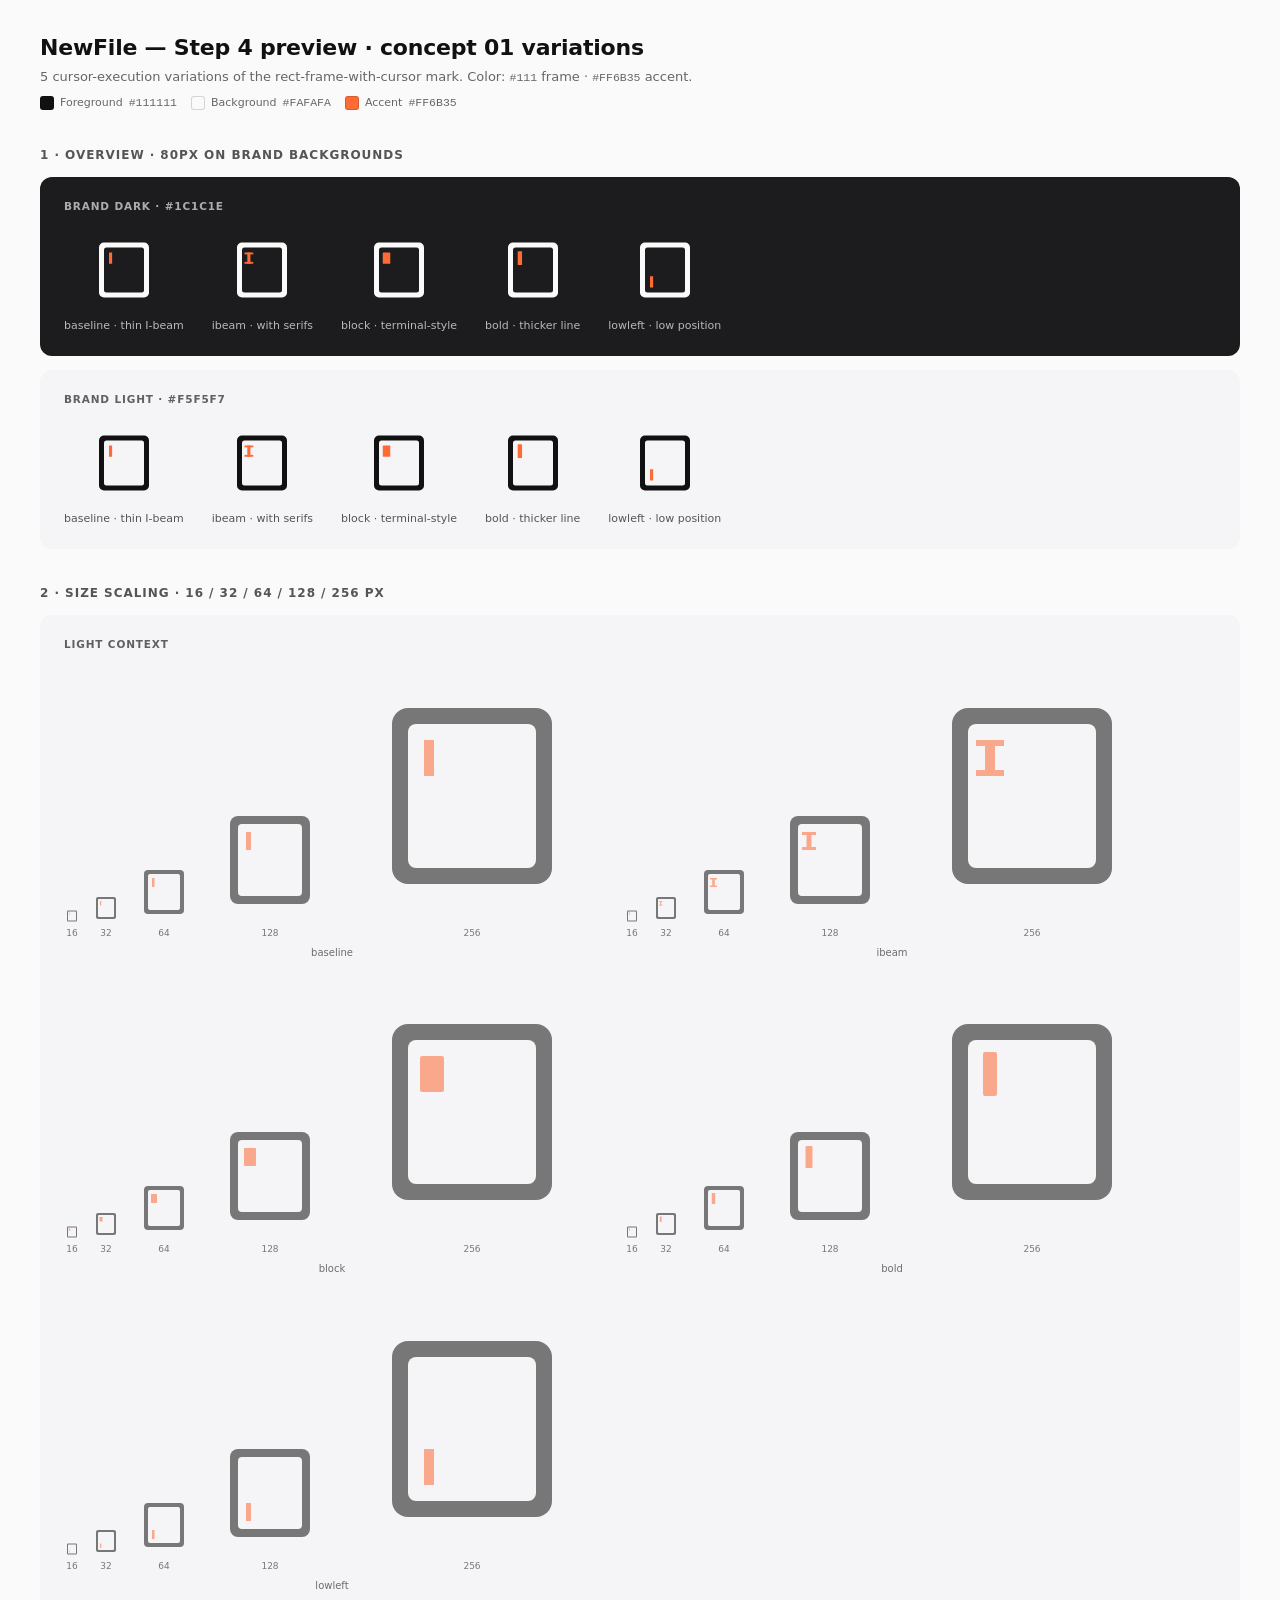
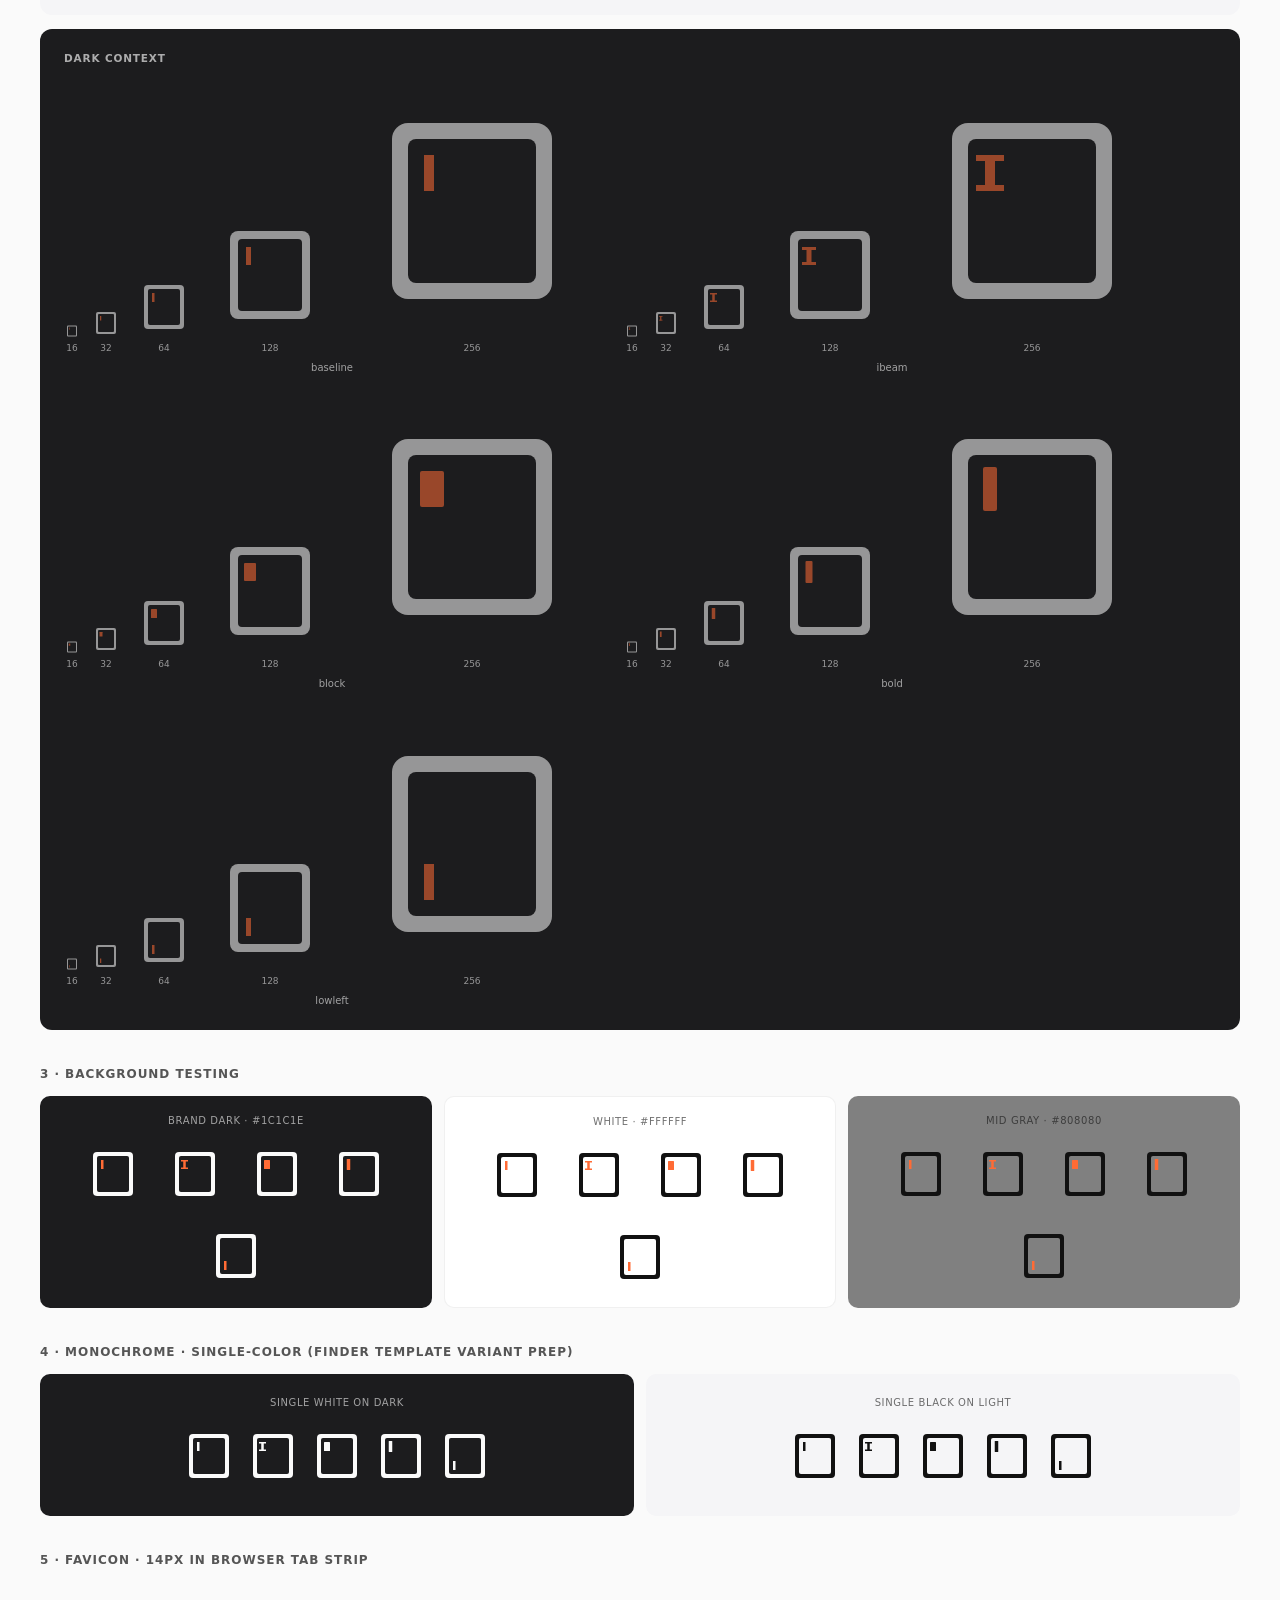
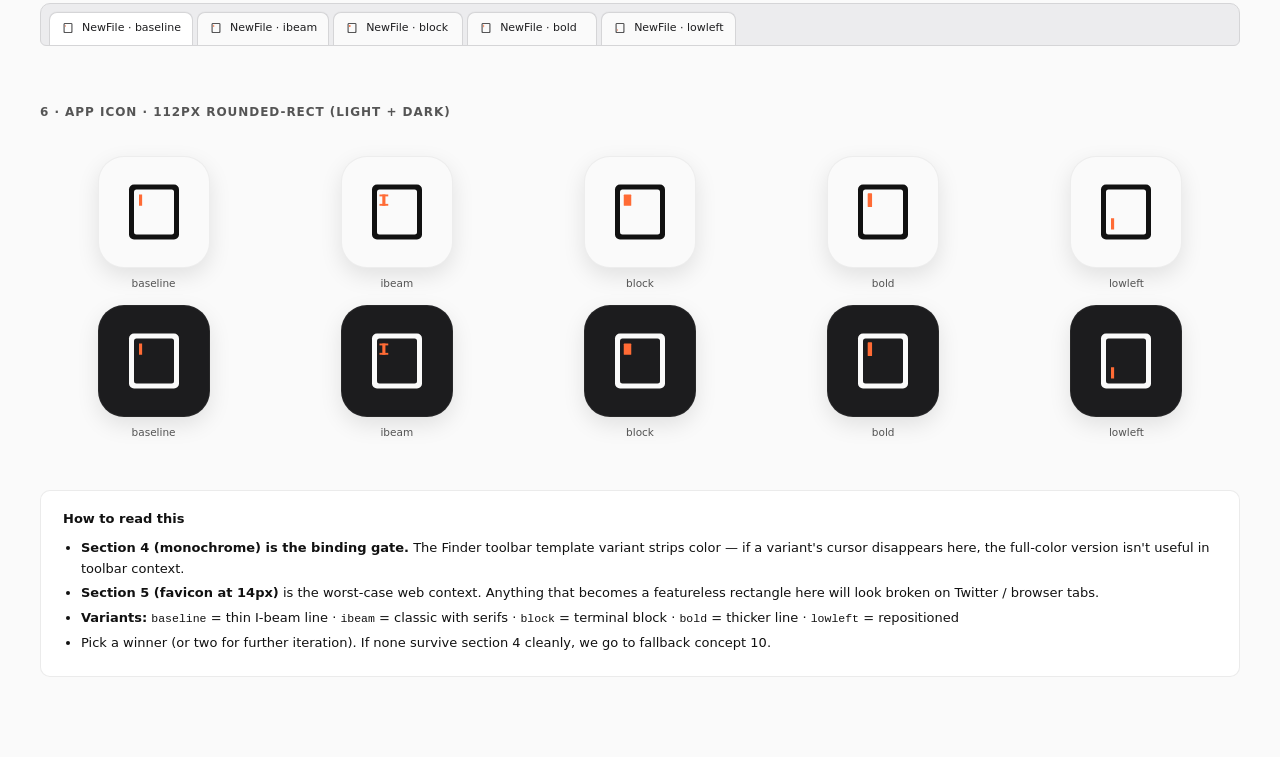
<file: brand/preview.html>
<!doctype html>
<html lang="en">
<head>
<meta charset="utf-8">
<title>NewFile — Step 4 preview · concept 01 variations</title>
<style>
  * { box-sizing: border-box; }
  html, body { margin: 0; padding: 0; }
  body {
    font: 13px/1.45 -apple-system, BlinkMacSystemFont, "SF Pro Text", system-ui, sans-serif;
    background: #FAFAFA;
    color: #111;
    padding: 32px 40px 80px;
  }
  h1 { font-size: 22px; margin: 0 0 4px; letter-spacing: -0.01em; }
  h2 {
    font-size: 12px; font-weight: 600; margin: 36px 0 12px;
    text-transform: uppercase; letter-spacing: 0.08em; color: #555;
  }
  .subtitle { color: #666; margin: 0 0 6px; }
  .meta {
    display: flex; gap: 14px; flex-wrap: wrap; margin: 8px 0 0;
    font-size: 11px; color: #666;
  }
  .meta span { display: inline-flex; align-items: center; gap: 6px; }
  .swatch { width: 14px; height: 14px; border-radius: 3px; border: 1px solid rgba(0,0,0,0.15); }

  .row {
    border-radius: 12px;
    padding: 22px 24px;
    margin: 0 0 14px;
  }
  .row-label {
    font-size: 10.5px; font-weight: 600; letter-spacing: 0.08em;
    text-transform: uppercase; opacity: 0.65; margin: 0 0 16px;
  }
  .bg-dark   { background: #1C1C1E; color: #FAFAFA; }
  .bg-darker { background: #0F0F10; color: #FAFAFA; }
  .bg-light  { background: #F5F5F7; color: #111; }
  .bg-white  { background: #FFFFFF; color: #111; border: 1px solid rgba(0,0,0,0.06); }
  .bg-gray   { background: #808080; color: #111; }

  /* Overview row — large concepts */
  .overview {
    display: flex; gap: 28px; align-items: center; flex-wrap: wrap;
  }
  .overview .item {
    display: flex; flex-direction: column; align-items: center; gap: 8px;
  }
  .overview .name {
    font-size: 11px; font-variant-numeric: tabular-nums;
    opacity: 0.7;
  }
  .overview svg { display: block; }

  /* Size scaling row */
  .scale-row {
    display: flex; gap: 24px; align-items: flex-end; flex-wrap: wrap;
  }
  .scale-col {
    display: flex; flex-direction: column; gap: 6px; align-items: center;
  }
  .scale-col .label {
    font-size: 10px; opacity: 0.6;
  }
  .scale-sizes {
    display: flex; gap: 10px; align-items: flex-end;
  }
  .scale-sizes .cell {
    display: flex; flex-direction: column; align-items: center; gap: 3px;
    font-size: 9px; opacity: 0.55;
  }

  /* Background testing — three columns */
  .bg-test {
    display: grid;
    grid-template-columns: repeat(3, 1fr);
    gap: 12px;
  }
  .bg-test .cell {
    border-radius: 10px;
    padding: 18px 16px;
    display: flex; flex-direction: column; align-items: center; gap: 14px;
  }
  .bg-test .cell .label {
    font-size: 10px; letter-spacing: 0.06em; text-transform: uppercase;
    opacity: 0.6;
  }
  .bg-test .row-of-marks {
    display: flex; gap: 18px; align-items: center; flex-wrap: wrap;
    justify-content: center;
  }

  /* Monochrome test */
  .mono-grid {
    display: grid;
    grid-template-columns: repeat(2, 1fr);
    gap: 12px;
  }
  .mono-grid .cell {
    border-radius: 10px; padding: 22px 16px;
    display: flex; flex-direction: column; align-items: center; gap: 14px;
  }
  .mono-grid .cell .label {
    font-size: 10px; letter-spacing: 0.06em; text-transform: uppercase; opacity: 0.6;
  }

  /* Favicon mock */
  .browser-strip {
    background: #ECECEE;
    border: 1px solid #D5D5D7;
    border-radius: 10px 10px 6px 6px;
    padding: 8px 8px 0;
    display: flex; gap: 4px;
  }
  .tab {
    background: #FAFAFA;
    border: 1px solid #D5D5D7;
    border-bottom: none;
    border-radius: 8px 8px 0 0;
    padding: 7px 11px 9px;
    display: inline-flex; align-items: center; gap: 7px;
    font-size: 11px;
    color: #1d1d1f;
    min-width: 130px;
    box-shadow: 0 -1px 0 rgba(0,0,0,0.02);
  }
  .tab.active { background: #FFFFFF; }
  .tab .favicon { width: 14px; height: 14px; flex: 0 0 14px; }
  .tab .title {
    overflow: hidden; text-overflow: ellipsis; white-space: nowrap;
    max-width: 110px;
  }

  /* App icon */
  .appicons {
    display: grid;
    grid-template-columns: repeat(5, 1fr);
    gap: 16px;
  }
  .appicon-cell {
    display: flex; flex-direction: column; align-items: center; gap: 8px;
  }
  .appicon-cell .name { font-size: 10.5px; opacity: 0.7; }
  .app-icon-frame {
    width: 112px; height: 112px;
    border-radius: 26px;
    display: flex; align-items: center; justify-content: center;
    box-shadow: 0 8px 22px rgba(0,0,0,0.10);
  }
  .app-icon-light {
    background: #FAFAFA;
    color: #111;
    border: 1px solid rgba(0,0,0,0.05);
  }
  .app-icon-dark {
    background: #1C1C1E;
    color: #FAFAFA;
    border: 1px solid rgba(255,255,255,0.05);
  }

  /* Sizing helpers */
  .s16 { width: 16px; height: 16px; }
  .s24 { width: 24px; height: 24px; }
  .s32 { width: 32px; height: 32px; }
  .s48 { width: 48px; height: 48px; }
  .s64 { width: 64px; height: 64px; }
  .s80 { width: 80px; height: 80px; }
  .s96 { width: 96px; height: 96px; }
  .s128 { width: 128px; height: 128px; }
  .s256 { width: 256px; height: 256px; }
  span.svg-host { display: inline-block; line-height: 0; }
  span.svg-host svg { width: 100%; height: 100%; }

  .footer-notes {
    margin-top: 28px;
    padding: 18px 22px;
    background: #fff;
    border: 1px solid rgba(0,0,0,0.08);
    border-radius: 10px;
    line-height: 1.6;
  }
  .footer-notes h3 { margin: 0 0 8px; font-size: 13px; }
  .footer-notes ul { margin: 0; padding-left: 18px; }
  .footer-notes li { margin: 4px 0; }
  code { font-family: "SF Mono", ui-monospace, Menlo, monospace; font-size: 11.5px; }
</style>
</head>
<body>

<h1>NewFile — Step 4 preview · concept 01 variations</h1>
<p class="subtitle">5 cursor-execution variations of the rect-frame-with-cursor mark. Color: <code>#111</code> frame · <code>#FF6B35</code> accent.</p>
<div class="meta">
  <span><span class="swatch" style="background:#111"></span>Foreground <code>#111111</code></span>
  <span><span class="swatch" style="background:#FAFAFA"></span>Background <code>#FAFAFA</code></span>
  <span><span class="swatch" style="background:#FF6B35"></span>Accent <code>#FF6B35</code></span>
</div>

<!-- 1. Overview Grid -->
<h2>1 · Overview · 80px on brand backgrounds</h2>
<div class="row bg-dark">
  <div class="row-label">Brand dark · #1C1C1E</div>
  <div class="overview" id="overview-dark"></div>
</div>
<div class="row bg-light">
  <div class="row-label">Brand light · #F5F5F7</div>
  <div class="overview" id="overview-light"></div>
</div>

<!-- 2. Size Scaling -->
<h2>2 · Size scaling · 16 / 32 / 64 / 128 / 256 px</h2>
<div class="row bg-light">
  <div class="row-label">Light context</div>
  <div class="scale-row" id="scale-light"></div>
</div>
<div class="row bg-dark">
  <div class="row-label">Dark context</div>
  <div class="scale-row" id="scale-dark"></div>
</div>

<!-- 3. Background Testing -->
<h2>3 · Background testing</h2>
<div class="bg-test">
  <div class="cell bg-dark">
    <span class="label">Brand dark · #1C1C1E</span>
    <div class="row-of-marks" id="bg-test-dark"></div>
  </div>
  <div class="cell bg-white">
    <span class="label">White · #FFFFFF</span>
    <div class="row-of-marks" id="bg-test-white"></div>
  </div>
  <div class="cell bg-gray">
    <span class="label">Mid gray · #808080</span>
    <div class="row-of-marks" id="bg-test-gray"></div>
  </div>
</div>

<!-- 4. Monochrome test -->
<h2>4 · Monochrome · single-color (Finder template variant prep)</h2>
<div class="mono-grid">
  <div class="cell bg-dark">
    <span class="label">Single white on dark</span>
    <div class="row-of-marks" id="mono-white"></div>
  </div>
  <div class="cell bg-light">
    <span class="label">Single black on light</span>
    <div class="row-of-marks" id="mono-dark"></div>
  </div>
</div>

<!-- 5. Favicon mock -->
<h2>5 · Favicon · 14px in browser tab strip</h2>
<div class="row" style="background:transparent;padding-left:0;padding-right:0">
  <div class="browser-strip" id="favicon-tabs"></div>
</div>

<!-- 6. App icon mock -->
<h2>6 · App icon · 112px rounded-rect (light + dark)</h2>
<div class="row" style="background:transparent;padding-left:0;padding-right:0">
  <div class="appicons" id="appicons-light"></div>
  <div style="height:14px"></div>
  <div class="appicons" id="appicons-dark"></div>
</div>

<div class="footer-notes">
  <h3>How to read this</h3>
  <ul>
    <li><b>Section 4 (monochrome) is the binding gate.</b> The Finder toolbar template variant strips color — if a variant's cursor disappears here, the full-color version isn't useful in toolbar context.</li>
    <li><b>Section 5 (favicon at 14px)</b> is the worst-case web context. Anything that becomes a featureless rectangle here will look broken on Twitter / browser tabs.</li>
    <li><b>Variants:</b> <code>baseline</code> = thin I-beam line · <code>ibeam</code> = classic with serifs · <code>block</code> = terminal block · <code>bold</code> = thicker line · <code>lowleft</code> = repositioned</li>
    <li>Pick a winner (or two for further iteration). If none survive section 4 cleanly, we go to fallback concept 10.</li>
  </ul>
</div>

<script>
  // Color SVG strings (cursor in #FF6B35, frame in currentColor).
  // Mono SVG strings (cursor and frame both in currentColor — for template variant simulation).
  const VARIANTS = [
    { id: 'baseline', name: 'baseline · thin I-beam' },
    { id: 'ibeam',    name: 'ibeam · with serifs' },
    { id: 'block',    name: 'block · terminal-style' },
    { id: 'bold',     name: 'bold · thicker line' },
    { id: 'lowleft',  name: 'lowleft · low position' },
  ];

  const FRAME = `<mask id="__MID__"><rect width="64" height="64" fill="#000"/><rect x="12" y="10" width="40" height="44" rx="4" fill="#fff"/><rect x="16" y="14" width="32" height="36" rx="2" fill="#000"/></mask><rect width="64" height="64" fill="currentColor" mask="url(#__MID__)"/>`;

  // cursor SVG fragments per variant (color version uses #FF6B35; mono uses currentColor)
  const CURSORS = {
    baseline: (fill) => `<rect x="20" y="18" width="2.5" height="9" fill="${fill}"/>`,
    ibeam:    (fill) => `<g fill="${fill}"><rect x="20.25" y="18" width="2.5" height="9"/><rect x="18" y="18" width="7" height="1.5"/><rect x="18" y="25.5" width="7" height="1.5"/></g>`,
    block:    (fill) => `<rect x="19" y="18" width="6" height="9" rx="0.5" fill="${fill}"/>`,
    bold:     (fill) => `<rect x="19.75" y="17" width="3.5" height="11" rx="0.5" fill="${fill}"/>`,
    lowleft:  (fill) => `<rect x="20" y="37" width="2.5" height="9" fill="${fill}"/>`,
  };

  let _maskCounter = 0;
  function svgFor(id, mono) {
    const mid = `m_${id}_${_maskCounter++}`;
    const cursorFill = mono ? 'currentColor' : '#FF6B35';
    const frame = FRAME.replaceAll('__MID__', mid);
    const cursor = CURSORS[id](cursorFill);
    return `<svg xmlns="http://www.w3.org/2000/svg" viewBox="0 0 64 64">${frame}${cursor}</svg>`;
  }

  function host(svgStr, sizeClass) {
    const span = document.createElement('span');
    span.className = 'svg-host ' + sizeClass;
    span.innerHTML = svgStr;
    const svg = span.querySelector('svg');
    if (svg) svg.setAttribute('preserveAspectRatio', 'xMidYMid meet');
    return span;
  }

  /* 1. Overview */
  function overview(parentId) {
    const parent = document.getElementById(parentId);
    for (const v of VARIANTS) {
      const item = document.createElement('div');
      item.className = 'item';
      item.appendChild(host(svgFor(v.id, false), 's80'));
      const name = document.createElement('span');
      name.className = 'name';
      name.textContent = v.name;
      item.appendChild(name);
      parent.appendChild(item);
    }
  }

  /* 2. Size scaling */
  function scale(parentId) {
    const parent = document.getElementById(parentId);
    for (const v of VARIANTS) {
      const col = document.createElement('div');
      col.className = 'scale-col';
      const sizes = document.createElement('div');
      sizes.className = 'scale-sizes';
      for (const [s, lbl] of [['s16','16'], ['s32','32'], ['s64','64'], ['s128','128'], ['s256','256']]) {
        const cell = document.createElement('div');
        cell.className = 'cell';
        cell.appendChild(host(svgFor(v.id, false), s));
        const t = document.createElement('span');
        t.textContent = lbl;
        cell.appendChild(t);
        sizes.appendChild(cell);
      }
      col.appendChild(sizes);
      const lab = document.createElement('span');
      lab.className = 'label';
      lab.textContent = v.id;
      col.appendChild(lab);
      parent.appendChild(col);
    }
  }

  /* 3. Background testing */
  function bgTest(parentId, mono) {
    const parent = document.getElementById(parentId);
    for (const v of VARIANTS) {
      parent.appendChild(host(svgFor(v.id, mono), 's64'));
    }
  }

  /* 4. Monochrome */
  function mono(parentId) {
    const parent = document.getElementById(parentId);
    for (const v of VARIANTS) {
      parent.appendChild(host(svgFor(v.id, true), 's64'));
    }
  }

  /* 5. Favicon mock — render at 14px inside tabs */
  function faviconTabs() {
    const parent = document.getElementById('favicon-tabs');
    for (let i = 0; i < VARIANTS.length; i++) {
      const v = VARIANTS[i];
      const tab = document.createElement('span');
      tab.className = 'tab' + (i === 0 ? ' active' : '');
      const fav = host(svgFor(v.id, false), '');
      fav.classList.add('favicon');
      fav.style.width = '14px';
      fav.style.height = '14px';
      tab.appendChild(fav);
      const title = document.createElement('span');
      title.className = 'title';
      title.textContent = `NewFile · ${v.id}`;
      tab.appendChild(title);
      parent.appendChild(tab);
    }
  }

  /* 6. App icon mock */
  function appIcons(parentId, isDark) {
    const parent = document.getElementById(parentId);
    for (const v of VARIANTS) {
      const cell = document.createElement('div');
      cell.className = 'appicon-cell';
      const frame = document.createElement('div');
      frame.className = 'app-icon-frame ' + (isDark ? 'app-icon-dark' : 'app-icon-light');
      const svg = host(svgFor(v.id, false), 's80');
      frame.appendChild(svg);
      cell.appendChild(frame);
      const n = document.createElement('span');
      n.className = 'name';
      n.textContent = v.id;
      cell.appendChild(n);
      parent.appendChild(cell);
    }
  }

  overview('overview-dark');
  overview('overview-light');
  scale('scale-light');
  scale('scale-dark');
  bgTest('bg-test-dark', false);
  bgTest('bg-test-white', false);
  bgTest('bg-test-gray', false);
  mono('mono-white');
  mono('mono-dark');
  faviconTabs();
  appIcons('appicons-light', false);
  appIcons('appicons-dark', true);
</script>

</body>
</html>
</file>
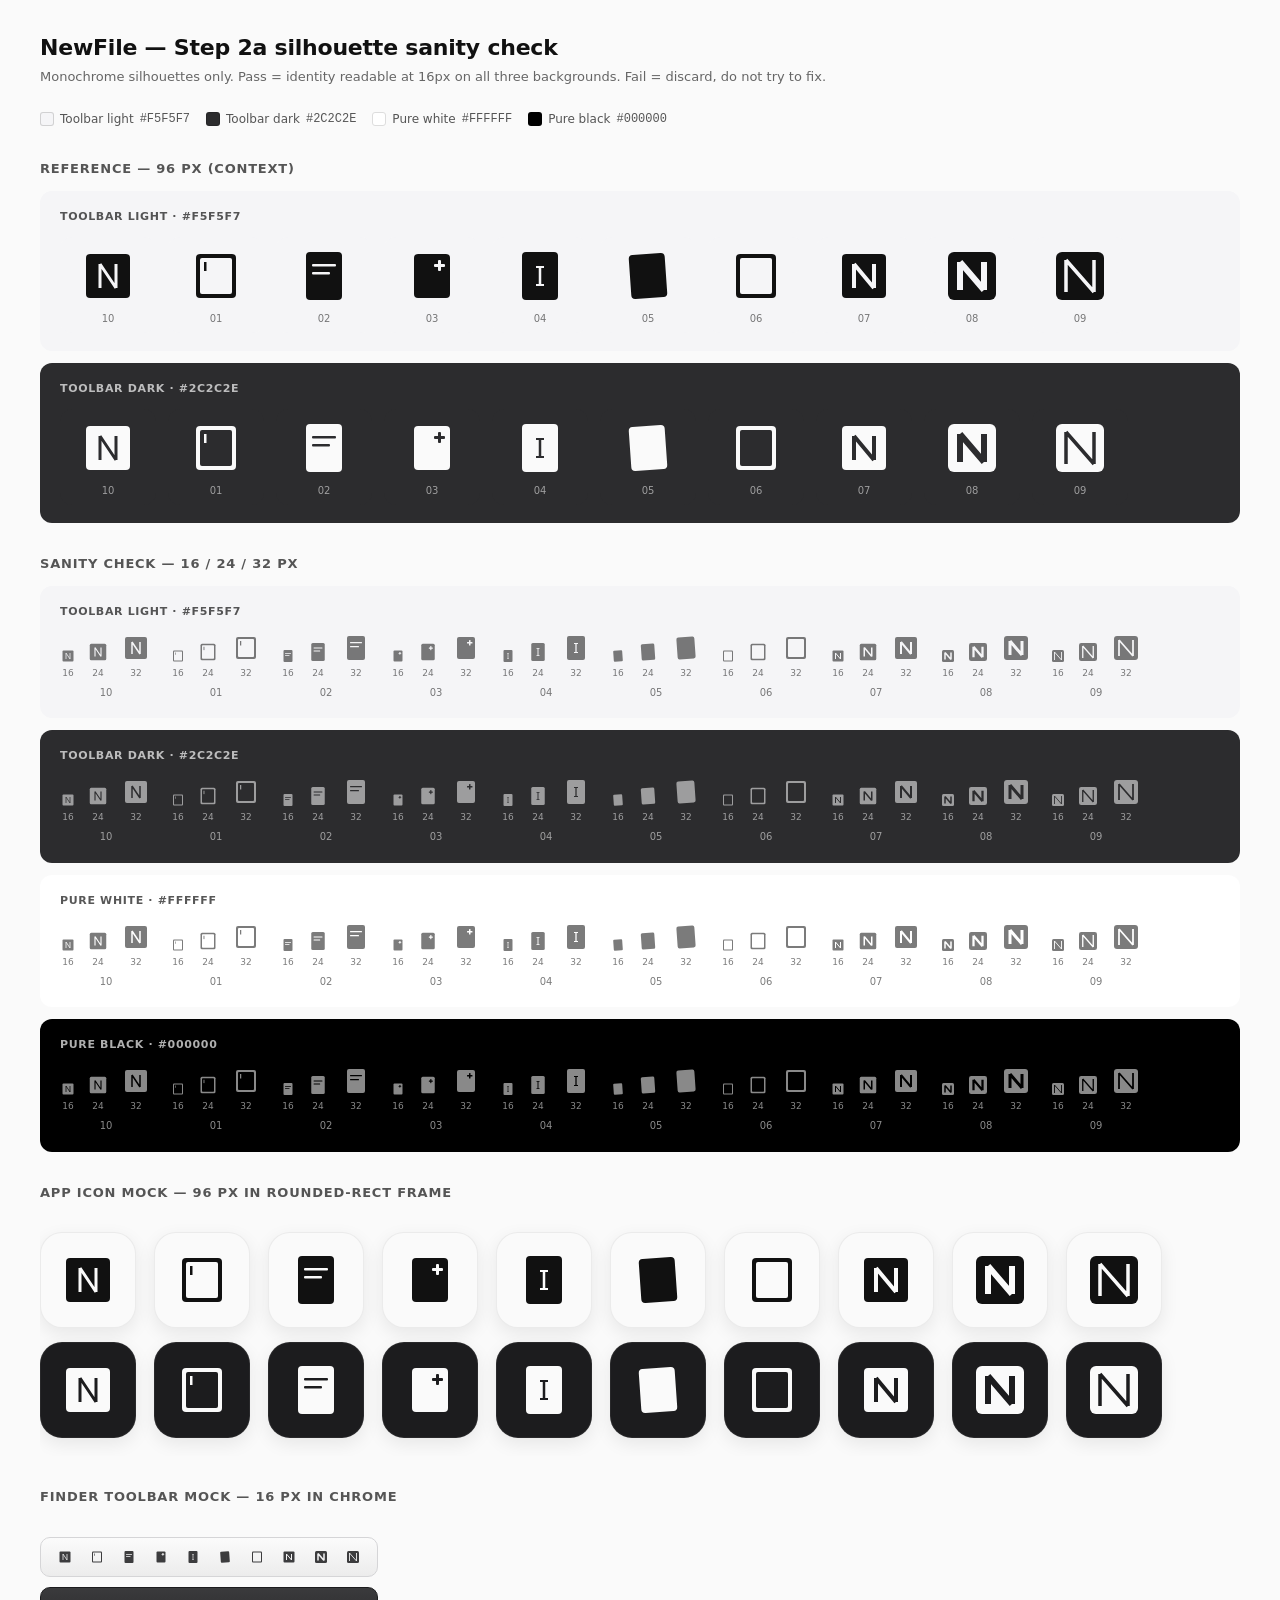
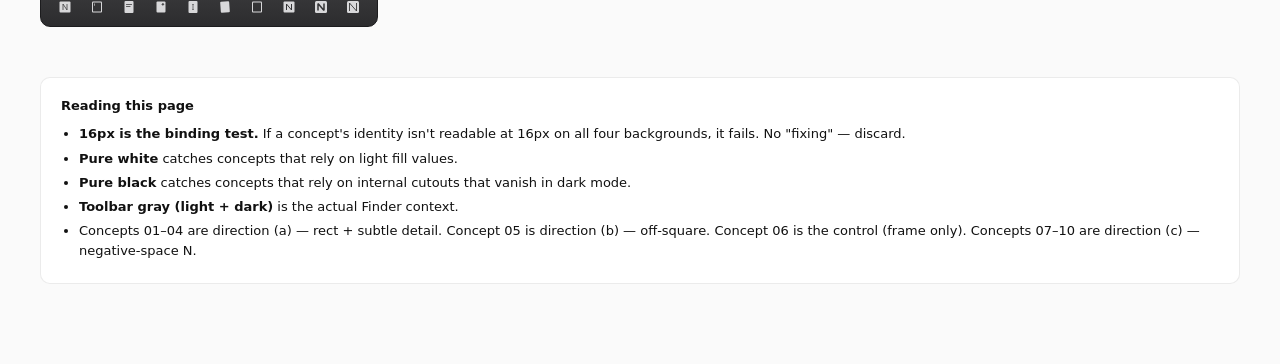
<file: brand/template-check.html>
<!doctype html>
<html lang="en">
<head>
<meta charset="utf-8">
<title>NewFile — Step 2a Silhouette Sanity Check</title>
<style>
  * { box-sizing: border-box; }
  html, body { margin: 0; padding: 0; }
  body {
    font: 13px/1.45 -apple-system, BlinkMacSystemFont, "SF Pro Text", system-ui, sans-serif;
    background: #FAFAFA;
    color: #111;
    padding: 32px 40px 80px;
  }
  h1 { font-size: 22px; margin: 0 0 4px; letter-spacing: -0.01em; }
  h2 { font-size: 13px; font-weight: 600; margin: 32px 0 12px; text-transform: uppercase; letter-spacing: 0.06em; color: #555; }
  .subtitle { color: #666; margin: 0 0 24px; }
  .legend { display: flex; gap: 16px; flex-wrap: wrap; margin: 0 0 16px; font-size: 12px; color: #555; }
  .legend span { display: inline-flex; align-items: center; gap: 6px; }
  .swatch { width: 14px; height: 14px; border-radius: 3px; border: 1px solid rgba(0,0,0,0.15); }

  /* Backgrounds for the test rows */
  .bg-toolbar-light { background: #F5F5F7; color: #111; }
  .bg-toolbar-dark  { background: #2C2C2E; color: #FAFAFA; }
  .bg-white         { background: #FFFFFF; color: #111; }
  .bg-black         { background: #000000; color: #FAFAFA; }

  /* Concept grid: rows = backgrounds, columns = concepts at three sizes */
  .row {
    border-radius: 12px;
    padding: 18px 20px;
    margin: 0 0 12px;
    overflow-x: auto;
  }
  .row-label { font-size: 11px; font-weight: 600; letter-spacing: 0.06em; text-transform: uppercase; opacity: 0.7; margin: 0 0 12px; }
  .concept-row { display: flex; gap: 18px; align-items: flex-end; }
  .concept {
    display: flex; flex-direction: column; align-items: center; gap: 6px;
    flex: 0 0 auto;
  }
  .concept .num { font-size: 10px; opacity: 0.55; font-variant-numeric: tabular-nums; }
  .sizes { display: flex; gap: 10px; align-items: flex-end; }
  .sizes .swatch-cell {
    display: flex; flex-direction: column; align-items: center; gap: 3px;
    font-size: 9px; opacity: 0.55;
  }

  /* Reference (64px) row — for context */
  .ref-row { display: flex; gap: 12px; flex-wrap: wrap; }
  .ref-cell {
    width: 96px; height: 96px;
    border-radius: 12px;
    display: flex; align-items: center; justify-content: center;
    flex-direction: column; gap: 4px;
    font-size: 10px;
  }
  .ref-cell .num { opacity: 0.55; }

  /* App-icon mock */
  .app-icon-grid { display: flex; gap: 18px; flex-wrap: wrap; }
  .app-icon {
    width: 96px; height: 96px;
    background: #FAFAFA;
    border-radius: 22px;
    border: 1px solid rgba(0,0,0,0.06);
    box-shadow: 0 6px 18px rgba(0,0,0,0.08);
    display: flex; align-items: center; justify-content: center;
    color: #111;
  }
  .app-icon-dark {
    background: #1C1C1E; color: #FAFAFA;
    border: 1px solid rgba(255,255,255,0.06);
  }

  /* Toolbar mock */
  .toolbar {
    display: flex; align-items: center; gap: 4px;
    background: linear-gradient(#FBFBFB, #ECECEC);
    border: 1px solid #D5D5D7;
    padding: 8px 10px;
    border-radius: 10px;
    color: #1d1d1f;
  }
  .toolbar-dark {
    background: linear-gradient(#3A3A3C, #2C2C2E);
    border: 1px solid #1C1C1E;
    color: #F5F5F7;
  }
  .tb-btn {
    display: inline-flex; align-items: center; justify-content: center;
    width: 28px; height: 22px;
    border-radius: 5px;
    opacity: 0.85;
  }
  .tb-btn:hover { opacity: 1; background: rgba(0,0,0,0.06); }
  .toolbar-dark .tb-btn:hover { background: rgba(255,255,255,0.08); }

  /* SVG sizing utility — fed by CSS color */
  .s16 { width: 16px; height: 16px; }
  .s24 { width: 24px; height: 24px; }
  .s32 { width: 32px; height: 32px; }
  .s64 { width: 64px; height: 64px; }
  .s96 { width: 96px; height: 96px; }
  svg { display: block; }

  .notes {
    margin-top: 32px;
    padding: 18px 20px;
    background: #fff;
    border: 1px solid rgba(0,0,0,0.08);
    border-radius: 10px;
    line-height: 1.55;
  }
  .notes h3 { margin: 0 0 8px; font-size: 13px; }
  .notes ul { margin: 0; padding-left: 18px; }
  .notes li { margin: 4px 0; }
</style>
</head>
<body>
<h1>NewFile — Step 2a silhouette sanity check</h1>
<p class="subtitle">Monochrome silhouettes only. Pass = identity readable at 16px on all three backgrounds. Fail = discard, do not try to fix.</p>

<div class="legend">
  <span><span class="swatch" style="background:#F5F5F7"></span> Toolbar light <code>#F5F5F7</code></span>
  <span><span class="swatch" style="background:#2C2C2E"></span> Toolbar dark <code>#2C2C2E</code></span>
  <span><span class="swatch" style="background:#FFF;border:1px solid #ddd"></span> Pure white <code>#FFFFFF</code></span>
  <span><span class="swatch" style="background:#000"></span> Pure black <code>#000000</code></span>
</div>

<!-- Reference row: large (96px) renders on dark + light, for context -->
<h2>Reference — 96 px (context)</h2>
<div class="row bg-toolbar-light">
  <div class="row-label">Toolbar light · #F5F5F7</div>
  <div class="ref-row" id="ref-light"></div>
</div>
<div class="row bg-toolbar-dark">
  <div class="row-label">Toolbar dark · #2C2C2E</div>
  <div class="ref-row" id="ref-dark"></div>
</div>

<!-- The test grids — small sizes on each of four backgrounds -->
<h2>Sanity check — 16 / 24 / 32 px</h2>

<div class="row bg-toolbar-light">
  <div class="row-label">Toolbar light · #F5F5F7</div>
  <div class="concept-row" id="grid-toolbar-light"></div>
</div>
<div class="row bg-toolbar-dark">
  <div class="row-label">Toolbar dark · #2C2C2E</div>
  <div class="concept-row" id="grid-toolbar-dark"></div>
</div>
<div class="row bg-white">
  <div class="row-label">Pure white · #FFFFFF</div>
  <div class="concept-row" id="grid-white"></div>
</div>
<div class="row bg-black">
  <div class="row-label">Pure black · #000000</div>
  <div class="concept-row" id="grid-black"></div>
</div>

<!-- App-icon simulation (rounded-rect frame) -->
<h2>App icon mock — 96 px in rounded-rect frame</h2>
<div class="row" style="background:transparent;padding-left:0;padding-right:0">
  <div class="app-icon-grid" id="appicon-light"></div>
  <div style="height:14px"></div>
  <div class="app-icon-grid" id="appicon-dark"></div>
</div>

<!-- Finder toolbar mock -->
<h2>Finder toolbar mock — 16 px in chrome</h2>
<div class="row" style="background:transparent;padding-left:0;padding-right:0">
  <div class="toolbar" id="toolbar-light" style="display:inline-flex"></div>
  <div style="height:10px"></div>
  <div class="toolbar toolbar-dark" id="toolbar-dark" style="display:inline-flex"></div>
</div>

<div class="notes">
  <h3>Reading this page</h3>
  <ul>
    <li><b>16px is the binding test.</b> If a concept's identity isn't readable at 16px on all four backgrounds, it fails. No "fixing" — discard.</li>
    <li><b>Pure white</b> catches concepts that rely on light fill values.</li>
    <li><b>Pure black</b> catches concepts that rely on internal cutouts that vanish in dark mode.</li>
    <li><b>Toolbar gray (light + dark)</b> is the actual Finder context.</li>
    <li>Concepts 01–04 are direction (a) — rect + subtle detail. Concept 05 is direction (b) — off-square. Concept 06 is the control (frame only). Concepts 07–10 are direction (c) — negative-space N.</li>
  </ul>
</div>

<script>
  // Silhouettes inlined so this page works opened directly via file:// (no server needed).
  // The on-disk SVGs in ./silhouettes/ are the canonical artifacts; these strings are kept in sync.
  const SVGS = {
    '01': `<svg xmlns="http://www.w3.org/2000/svg" viewBox="0 0 64 64"><mask id="m01"><rect width="64" height="64" fill="#000"/><rect x="12" y="10" width="40" height="44" rx="4" fill="#fff"/><rect x="16" y="14" width="32" height="36" rx="2" fill="#000"/><rect x="20" y="18" width="2.5" height="9" fill="#fff"/></mask><rect width="64" height="64" fill="currentColor" mask="url(#m01)"/></svg>`,
    '02': `<svg xmlns="http://www.w3.org/2000/svg" viewBox="0 0 64 64"><mask id="m02"><rect width="64" height="64" fill="#000"/><rect x="14" y="8" width="36" height="48" rx="4" fill="#fff"/><rect x="20" y="20" width="24" height="2.5" rx="1" fill="#000"/><rect x="20" y="28" width="18" height="2.5" rx="1" fill="#000"/></mask><rect width="64" height="64" fill="currentColor" mask="url(#m02)"/></svg>`,
    '03': `<svg xmlns="http://www.w3.org/2000/svg" viewBox="0 0 64 64"><mask id="m03"><rect width="64" height="64" fill="#000"/><rect x="14" y="10" width="36" height="44" rx="4" fill="#fff"/><rect x="38" y="16" width="3" height="11" rx="1" fill="#000"/><rect x="34" y="20" width="11" height="3" rx="1" fill="#000"/></mask><rect width="64" height="64" fill="currentColor" mask="url(#m03)"/></svg>`,
    '04': `<svg xmlns="http://www.w3.org/2000/svg" viewBox="0 0 64 64"><mask id="m04"><rect width="64" height="64" fill="#000"/><rect x="14" y="8" width="36" height="48" rx="4" fill="#fff"/><rect x="30.75" y="22" width="2.5" height="20" fill="#000"/><rect x="28" y="22" width="8" height="2" fill="#000"/><rect x="28" y="40" width="8" height="2" fill="#000"/></mask><rect width="64" height="64" fill="currentColor" mask="url(#m04)"/></svg>`,
    '05': `<svg xmlns="http://www.w3.org/2000/svg" viewBox="0 0 64 64"><g transform="rotate(-4 32 32)"><rect x="14" y="10" width="36" height="44" rx="4" fill="currentColor"/></g></svg>`,
    '06': `<svg xmlns="http://www.w3.org/2000/svg" viewBox="0 0 64 64"><mask id="m06"><rect width="64" height="64" fill="#000"/><rect x="12" y="10" width="40" height="44" rx="4" fill="#fff"/><rect x="16" y="14" width="32" height="36" rx="2" fill="#000"/></mask><rect width="64" height="64" fill="currentColor" mask="url(#m06)"/></svg>`,
    '07': `<svg xmlns="http://www.w3.org/2000/svg" viewBox="0 0 64 64"><mask id="m07"><rect width="64" height="64" fill="#000"/><rect x="10" y="10" width="44" height="44" rx="4" fill="#fff"/><path d="M22 20 V44 M42 20 V44 M22 20 L42 44" stroke="#000" stroke-width="4" fill="none" stroke-linejoin="miter"/></mask><rect width="64" height="64" fill="currentColor" mask="url(#m07)"/></svg>`,
    '08': `<svg xmlns="http://www.w3.org/2000/svg" viewBox="0 0 64 64"><mask id="m08"><rect width="64" height="64" fill="#000"/><rect x="8" y="8" width="48" height="48" rx="6" fill="#fff"/><path d="M20 18 V46 M44 18 V46 M20 18 L44 46" stroke="#000" stroke-width="6" fill="none" stroke-linejoin="miter"/></mask><rect width="64" height="64" fill="currentColor" mask="url(#m08)"/></svg>`,
    '09': `<svg xmlns="http://www.w3.org/2000/svg" viewBox="0 0 64 64"><mask id="m09"><rect width="64" height="64" fill="#000"/><rect x="8" y="8" width="48" height="48" rx="6" fill="#fff"/><path d="M18 16 V48 M46 16 V48 M18 16 L46 48" stroke="#000" stroke-width="3.5" fill="none" stroke-linejoin="miter"/></mask><rect width="64" height="64" fill="currentColor" mask="url(#m09)"/></svg>`,
    '10': `<svg xmlns="http://www.w3.org/2000/svg" viewBox="0 0 64 64"><mask id="m10"><rect width="64" height="64" fill="#000"/><rect x="10" y="10" width="44" height="44" rx="4" fill="#fff"/><path d="M24 20 V44 M40 20 V44 M24 20 L40 44" stroke="#000" stroke-width="3" fill="none" stroke-linejoin="miter"/></mask><rect width="64" height="64" fill="currentColor" mask="url(#m10)"/></svg>`,
  };

  const concepts = Object.keys(SVGS);

  function inlineSvg(num, sizeClass) {
    const span = document.createElement('span');
    span.className = sizeClass;
    span.style.display = 'inline-block';
    span.style.lineHeight = '0';
    span.innerHTML = SVGS[num] || '?';
    const svg = span.querySelector('svg');
    if (svg) {
      svg.removeAttribute('width');
      svg.removeAttribute('height');
      svg.setAttribute('preserveAspectRatio', 'xMidYMid meet');
      svg.style.width = '100%';
      svg.style.height = '100%';
    }
    return span;
  }

  function buildSizeGroup(num) {
    const wrapper = document.createElement('div');
    wrapper.className = 'concept';
    const sizes = document.createElement('div');
    sizes.className = 'sizes';
    for (const [s, label] of [['s16','16'], ['s24','24'], ['s32','32']]) {
      const cell = document.createElement('div');
      cell.className = 'swatch-cell';
      cell.appendChild(inlineSvg(num, s));
      const lbl = document.createElement('span');
      lbl.textContent = label;
      cell.appendChild(lbl);
      sizes.appendChild(cell);
    }
    wrapper.appendChild(sizes);
    const num_lbl = document.createElement('span');
    num_lbl.className = 'num';
    num_lbl.textContent = num;
    wrapper.appendChild(num_lbl);
    return wrapper;
  }

  function buildRefGroup(num, isDark) {
    const cell = document.createElement('div');
    cell.className = 'ref-cell';
    cell.style.background = isDark ? '#2C2C2E' : '#F5F5F7';
    cell.style.color = isDark ? '#FAFAFA' : '#111';
    const svgWrap = inlineSvg(num, 's96');
    svgWrap.style.width = '64px';
    svgWrap.style.height = '64px';
    cell.appendChild(svgWrap);
    const lbl = document.createElement('span');
    lbl.className = 'num';
    lbl.textContent = num;
    cell.appendChild(lbl);
    return cell;
  }

  function buildAppIcon(num, isDark) {
    const cell = document.createElement('div');
    cell.className = 'app-icon' + (isDark ? ' app-icon-dark' : '');
    const svgWrap = inlineSvg(num, 's64');
    svgWrap.style.width = '64px';
    svgWrap.style.height = '64px';
    cell.appendChild(svgWrap);
    return cell;
  }

  function buildToolbarBtn(num) {
    const btn = document.createElement('span');
    btn.className = 'tb-btn';
    const svgWrap = inlineSvg(num, 's16');
    svgWrap.style.width = '16px';
    svgWrap.style.height = '16px';
    btn.appendChild(svgWrap);
    return btn;
  }

  (() => {
    const refLight = document.getElementById('ref-light');
    const refDark = document.getElementById('ref-dark');
    const gTL = document.getElementById('grid-toolbar-light');
    const gTD = document.getElementById('grid-toolbar-dark');
    const gW = document.getElementById('grid-white');
    const gB = document.getElementById('grid-black');
    const appLight = document.getElementById('appicon-light');
    const appDark = document.getElementById('appicon-dark');
    const tbLight = document.getElementById('toolbar-light');
    const tbDark = document.getElementById('toolbar-dark');

    for (const num of concepts) {
      refLight.appendChild(buildRefGroup(num, false));
      refDark.appendChild(buildRefGroup(num, true));
      gTL.appendChild(buildSizeGroup(num));
      gTD.appendChild(buildSizeGroup(num));
      gW.appendChild(buildSizeGroup(num));
      gB.appendChild(buildSizeGroup(num));
      appLight.appendChild(buildAppIcon(num, false));
      appDark.appendChild(buildAppIcon(num, true));
      tbLight.appendChild(buildToolbarBtn(num));
      tbDark.appendChild(buildToolbarBtn(num));
    }
  })();
</script>
</body>
</html>
</file>
